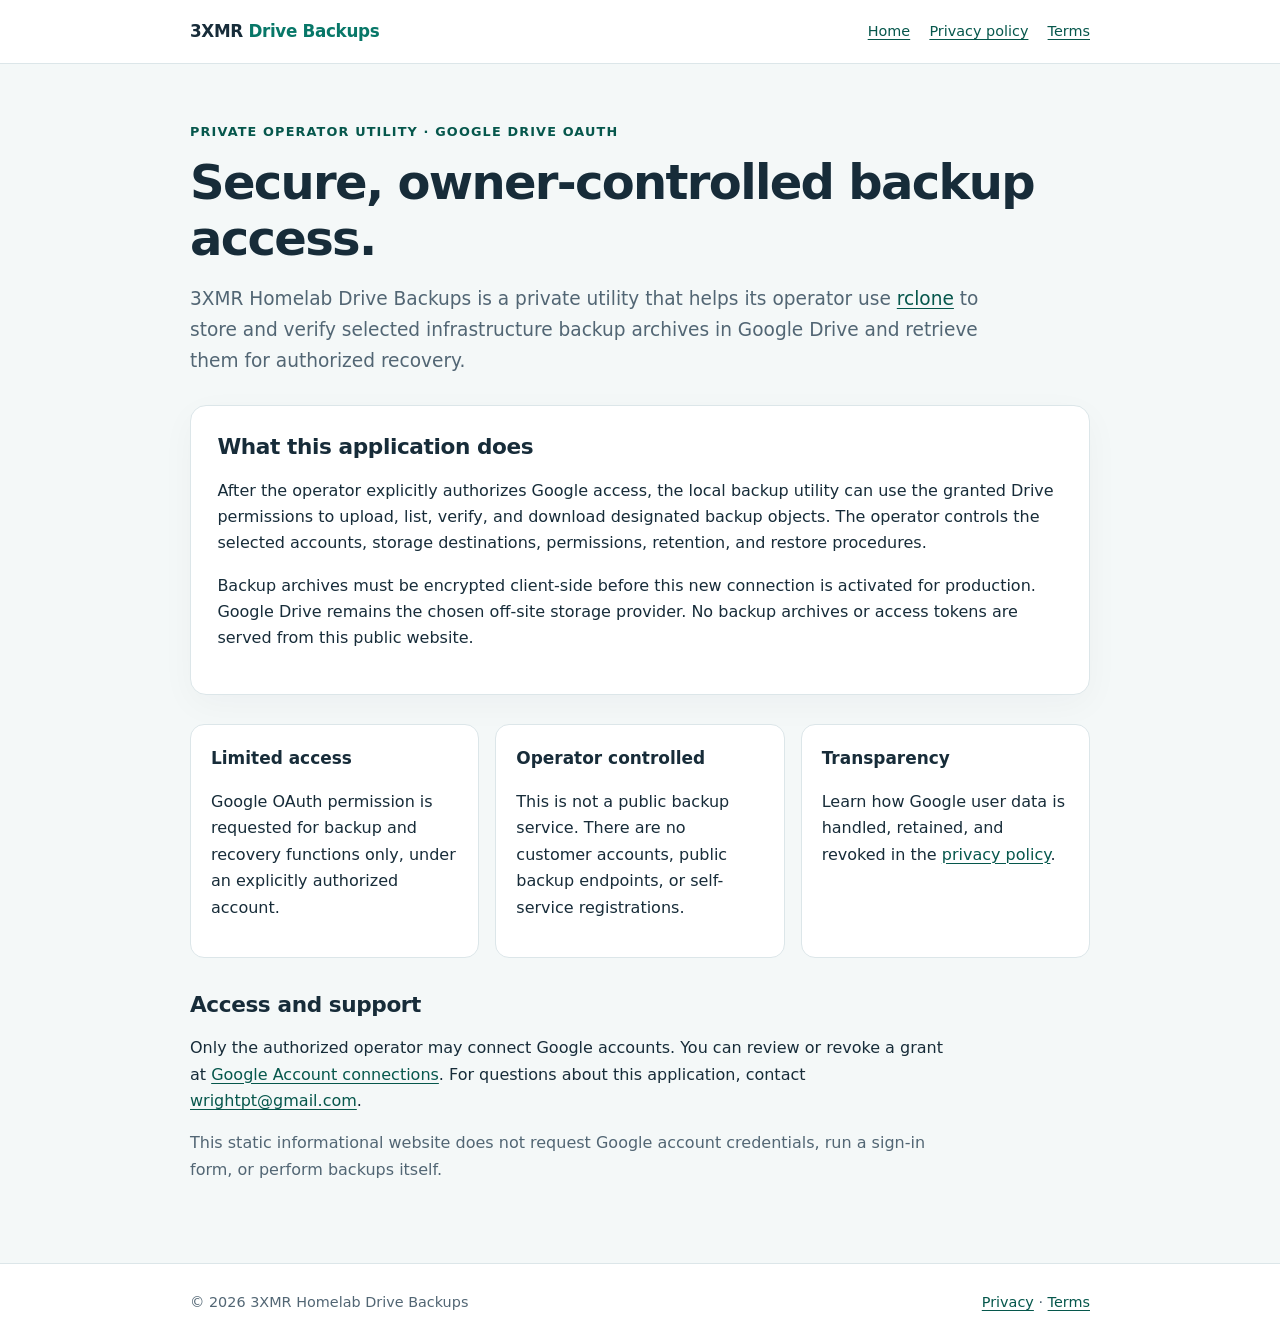
<file: index.html>
<!doctype html>
<html lang="en">
<head>
  <meta charset="utf-8">
  <meta name="viewport" content="width=device-width,initial-scale=1">
  <meta name="description" content="Official information about the owner-operated 3XMR Homelab Drive Backups OAuth application.">
  <title>3XMR Homelab Drive Backups — OAuth Application</title>
  <link rel="stylesheet" href="./style.css">
  <link rel="canonical" href="https://drive-oauth.3xmr.com/">
</head>
<body>
<a class="skip" href="#main">Skip to content</a>
<header class="site-head"><nav class="wrap nav" aria-label="Main navigation">
  <a class="brand" href="./">3XMR <span>Drive Backups</span></a>
  <div class="nav-links"><a href="./">Home</a><a href="./privacy.html">Privacy policy</a><a href="./terms.html">Terms</a></div>
</nav></header>
<main class="wrap" id="main">
  <p class="eyebrow">Private operator utility · Google Drive OAuth</p>
  <h1>Secure, owner-controlled backup access.</h1>
  <p class="lead">3XMR Homelab Drive Backups is a private utility that helps its operator use <a href="https://rclone.org/">rclone</a> to store and verify selected infrastructure backup archives in Google Drive and retrieve them for authorized recovery.</p>
  <section class="panel" aria-labelledby="what">
    <h2 id="what">What this application does</h2>
    <p>After the operator explicitly authorizes Google access, the local backup utility can use the granted Drive permissions to upload, list, verify, and download designated backup objects. The operator controls the selected accounts, storage destinations, permissions, retention, and restore procedures.</p>
    <p>Backup archives must be encrypted client-side before this new connection is activated for production. Google Drive remains the chosen off-site storage provider. No backup archives or access tokens are served from this public website.</p>
  </section>
  <div class="grid">
    <section class="tile"><h3>Limited access</h3><p>Google OAuth permission is requested for backup and recovery functions only, under an explicitly authorized account.</p></section>
    <section class="tile"><h3>Operator controlled</h3><p>This is not a public backup service. There are no customer accounts, public backup endpoints, or self-service registrations.</p></section>
    <section class="tile"><h3>Transparency</h3><p>Learn how Google user data is handled, retained, and revoked in the <a href="./privacy.html">privacy policy</a>.</p></section>
  </div>
  <section class="prose" aria-labelledby="access"><h2 id="access">Access and support</h2>
    <p>Only the authorized operator may connect Google accounts. You can review or revoke a grant at <a href="https://myaccount.google.com/connections">Google Account connections</a>. For questions about this application, contact <a href="mailto:wrightpt@gmail.com">wrightpt@gmail.com</a>.</p>
    <p class="muted">This static informational website does not request Google account credentials, run a sign-in form, or perform backups itself.</p>
  </section>
</main>
<footer class="site-foot"><div class="wrap"><span>© 2026 3XMR Homelab Drive Backups</span><span><a href="./privacy.html">Privacy</a> · <a href="./terms.html">Terms</a></span></div></footer>
</body>
</html>
</file>
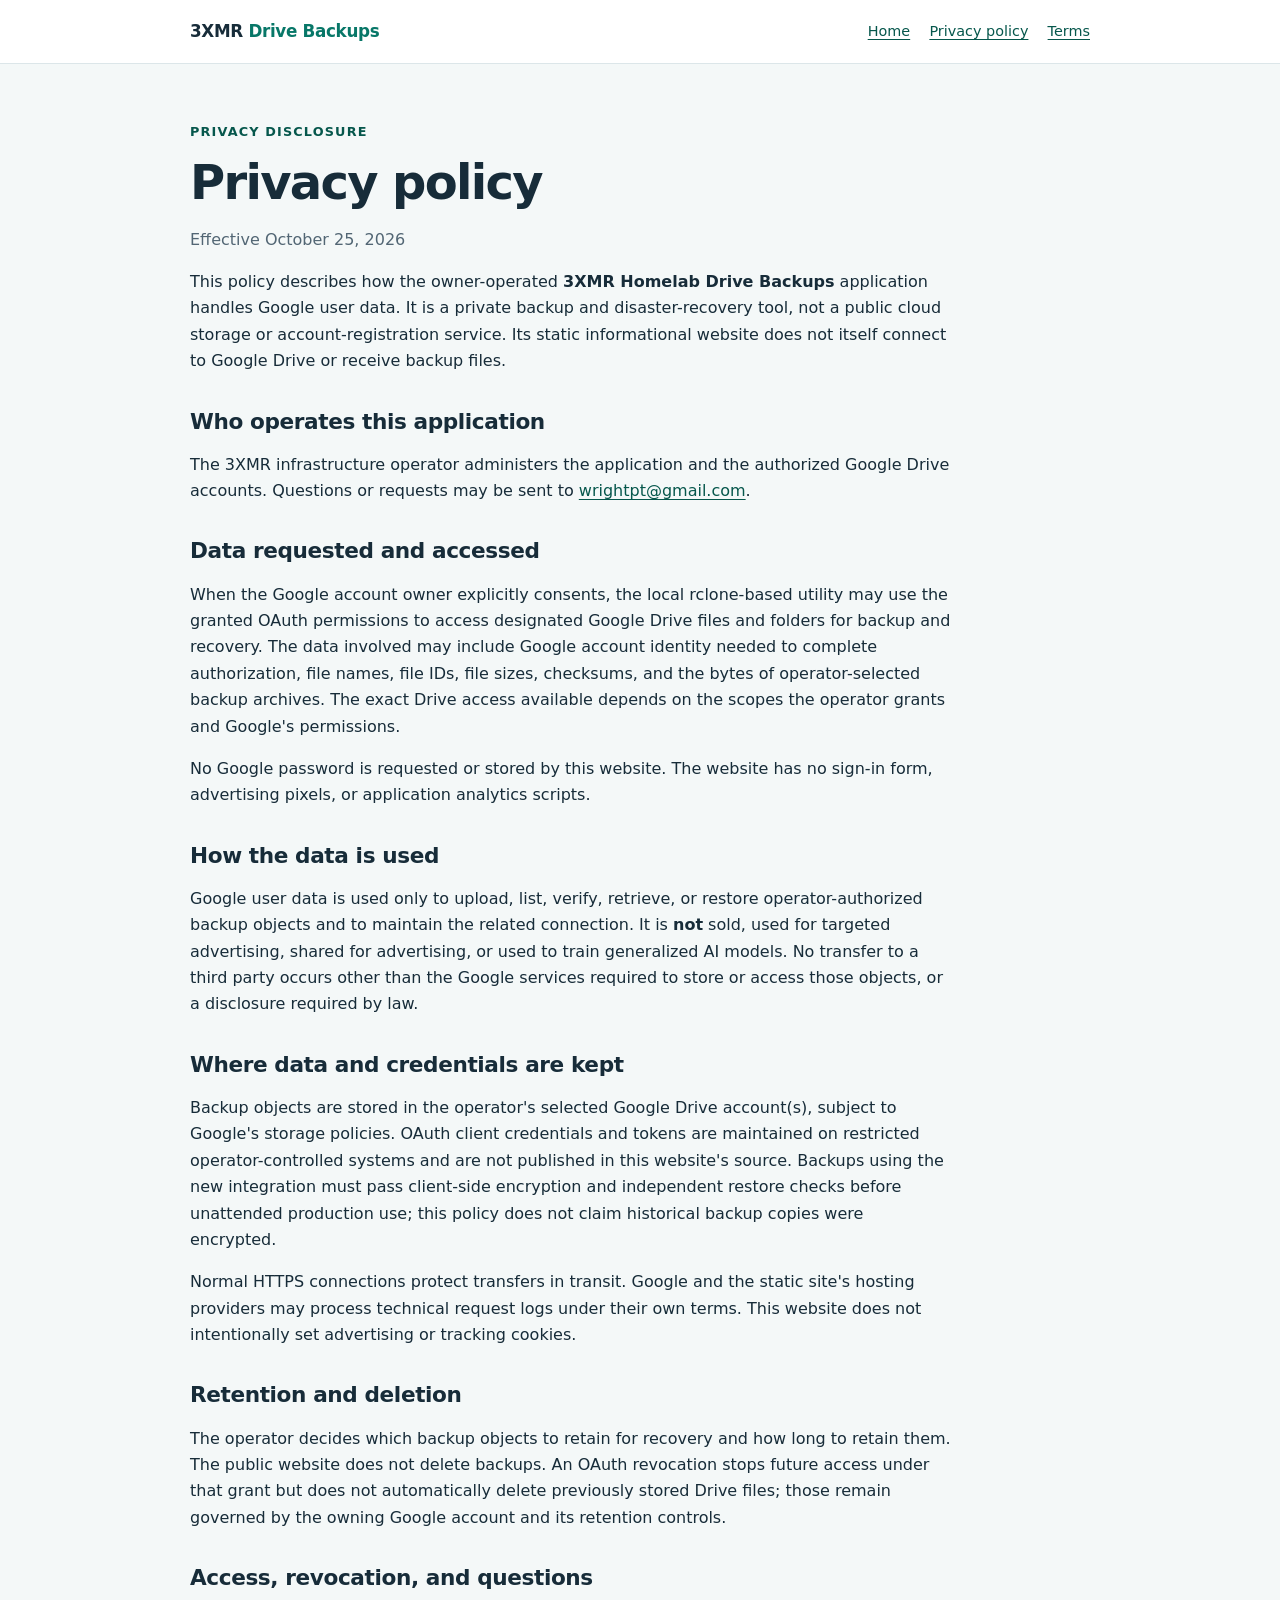
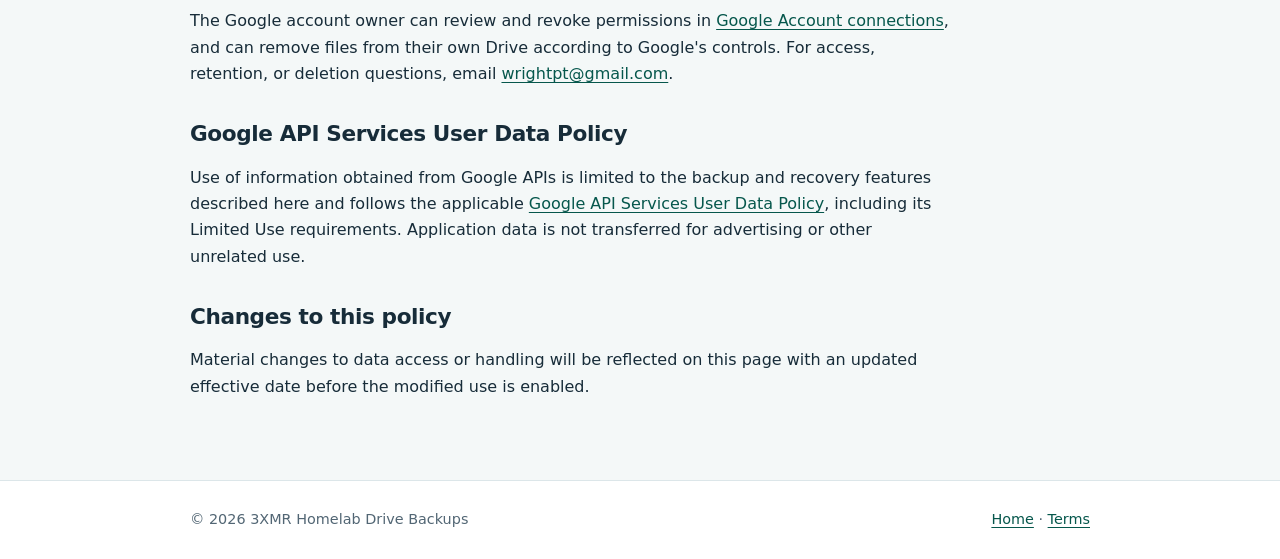
<file: privacy.html>
<!doctype html>
<html lang="en">
<head>
  <meta charset="utf-8">
  <meta name="viewport" content="width=device-width,initial-scale=1">
  <meta name="description" content="Privacy policy for the private 3XMR Homelab Drive Backups OAuth application.">
  <title>Privacy Policy — 3XMR Homelab Drive Backups</title>
  <link rel="stylesheet" href="./style.css">
  <link rel="canonical" href="https://drive-oauth.3xmr.com/privacy.html">
</head>
<body>
<a class="skip" href="#main">Skip to content</a>
<header class="site-head"><nav class="wrap nav" aria-label="Main navigation">
  <a class="brand" href="./">3XMR <span>Drive Backups</span></a>
  <div class="nav-links"><a href="./">Home</a><a href="./privacy.html" aria-current="page">Privacy policy</a><a href="./terms.html">Terms</a></div>
</nav></header>
<main class="wrap prose" id="main">
  <p class="eyebrow">Privacy disclosure</p><h1>Privacy policy</h1>
  <p class="muted">Effective October 25, 2026</p>
  <p>This policy describes how the owner-operated <strong>3XMR Homelab Drive Backups</strong> application handles Google user data. It is a private backup and disaster-recovery tool, not a public cloud storage or account-registration service. Its static informational website does not itself connect to Google Drive or receive backup files.</p>
  <h2>Who operates this application</h2>
  <p>The 3XMR infrastructure operator administers the application and the authorized Google Drive accounts. Questions or requests may be sent to <a href="mailto:wrightpt@gmail.com">wrightpt@gmail.com</a>.</p>
  <h2>Data requested and accessed</h2>
  <p>When the Google account owner explicitly consents, the local rclone-based utility may use the granted OAuth permissions to access designated Google Drive files and folders for backup and recovery. The data involved may include Google account identity needed to complete authorization, file names, file IDs, file sizes, checksums, and the bytes of operator-selected backup archives. The exact Drive access available depends on the scopes the operator grants and Google's permissions.</p>
  <p>No Google password is requested or stored by this website. The website has no sign-in form, advertising pixels, or application analytics scripts.</p>
  <h2>How the data is used</h2>
  <p>Google user data is used only to upload, list, verify, retrieve, or restore operator-authorized backup objects and to maintain the related connection. It is <strong>not</strong> sold, used for targeted advertising, shared for advertising, or used to train generalized AI models. No transfer to a third party occurs other than the Google services required to store or access those objects, or a disclosure required by law.</p>
  <h2>Where data and credentials are kept</h2>
  <p>Backup objects are stored in the operator's selected Google Drive account(s), subject to Google's storage policies. OAuth client credentials and tokens are maintained on restricted operator-controlled systems and are not published in this website's source. Backups using the new integration must pass client-side encryption and independent restore checks before unattended production use; this policy does not claim historical backup copies were encrypted.</p>
  <p>Normal HTTPS connections protect transfers in transit. Google and the static site's hosting providers may process technical request logs under their own terms. This website does not intentionally set advertising or tracking cookies.</p>
  <h2>Retention and deletion</h2>
  <p>The operator decides which backup objects to retain for recovery and how long to retain them. The public website does not delete backups. An OAuth revocation stops future access under that grant but does not automatically delete previously stored Drive files; those remain governed by the owning Google account and its retention controls.</p>
  <h2>Access, revocation, and questions</h2>
  <p>The Google account owner can review and revoke permissions in <a href="https://myaccount.google.com/connections">Google Account connections</a>, and can remove files from their own Drive according to Google's controls. For access, retention, or deletion questions, email <a href="mailto:wrightpt@gmail.com">wrightpt@gmail.com</a>.</p>
  <h2>Google API Services User Data Policy</h2>
  <p>Use of information obtained from Google APIs is limited to the backup and recovery features described here and follows the applicable <a href="https://developers.google.com/terms/api-services-user-data-policy">Google API Services User Data Policy</a>, including its Limited Use requirements. Application data is not transferred for advertising or other unrelated use.</p>
  <h2>Changes to this policy</h2>
  <p>Material changes to data access or handling will be reflected on this page with an updated effective date before the modified use is enabled.</p>
</main>
<footer class="site-foot"><div class="wrap"><span>© 2026 3XMR Homelab Drive Backups</span><span><a href="./">Home</a> · <a href="./terms.html">Terms</a></span></div></footer>
</body>
</html>
</file>
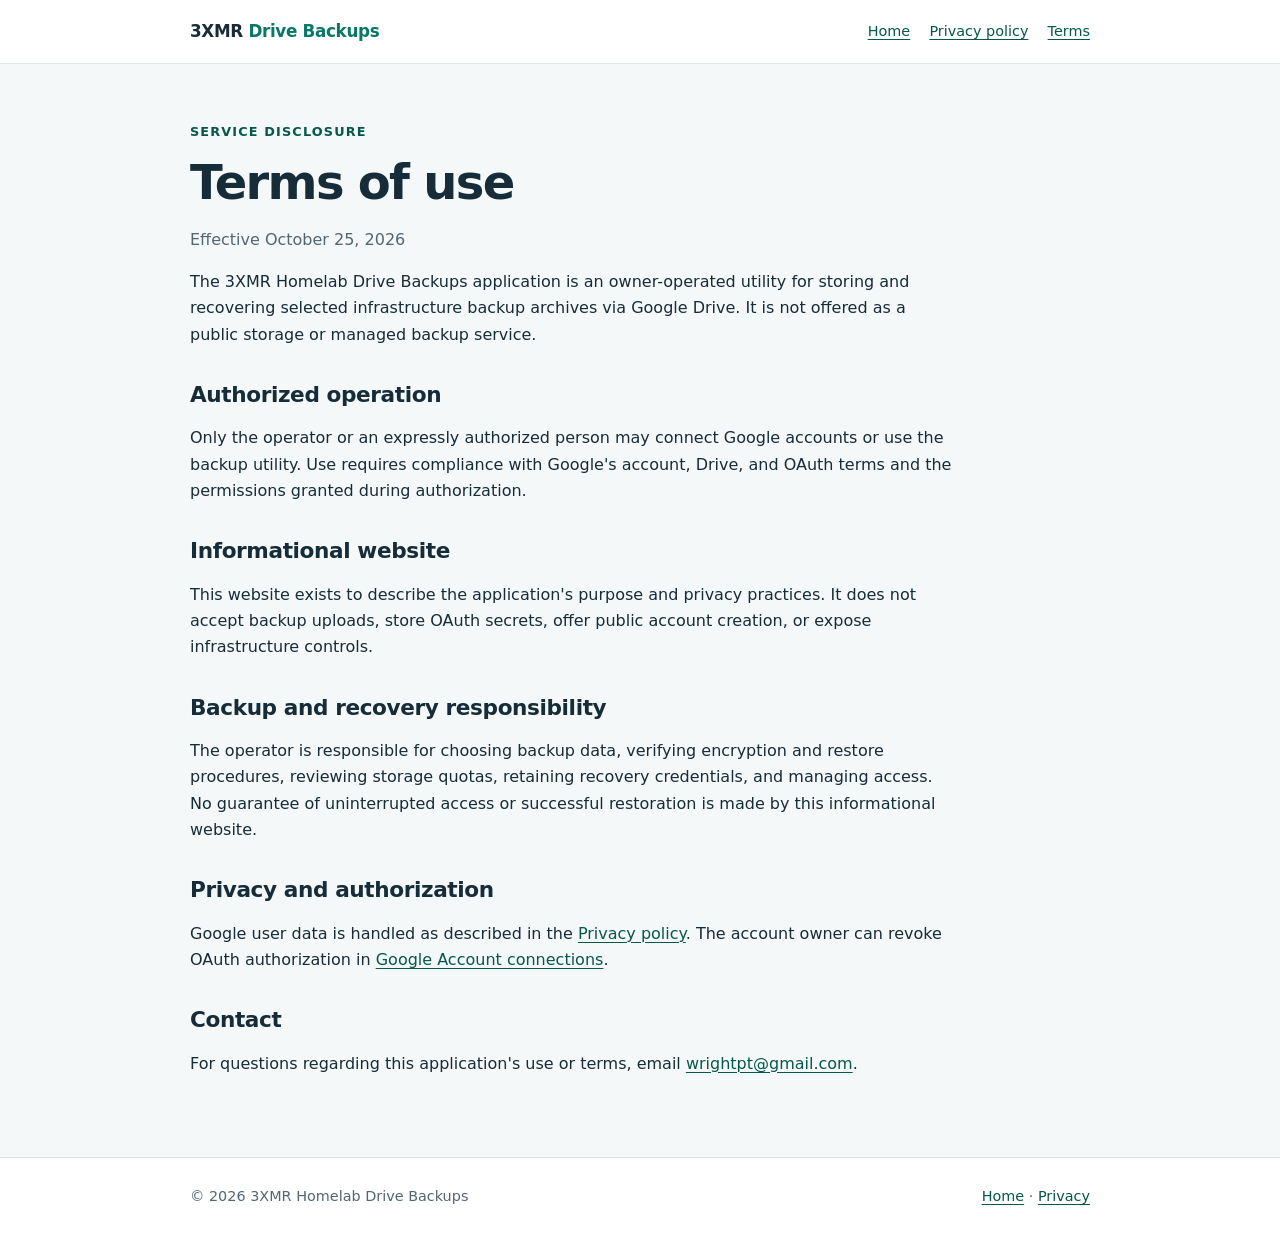
<file: terms.html>
<!doctype html>
<html lang="en">
<head>
  <meta charset="utf-8">
  <meta name="viewport" content="width=device-width,initial-scale=1">
  <meta name="description" content="Terms of use for the owner-operated 3XMR Homelab Drive Backups application.">
  <title>Terms of Use — 3XMR Homelab Drive Backups</title>
  <link rel="stylesheet" href="./style.css">
  <link rel="canonical" href="https://drive-oauth.3xmr.com/terms.html">
</head>
<body>
<a class="skip" href="#main">Skip to content</a>
<header class="site-head"><nav class="wrap nav" aria-label="Main navigation">
  <a class="brand" href="./">3XMR <span>Drive Backups</span></a>
  <div class="nav-links"><a href="./">Home</a><a href="./privacy.html">Privacy policy</a><a href="./terms.html" aria-current="page">Terms</a></div>
</nav></header>
<main class="wrap prose" id="main">
  <p class="eyebrow">Service disclosure</p><h1>Terms of use</h1>
  <p class="muted">Effective October 25, 2026</p>
  <p>The 3XMR Homelab Drive Backups application is an owner-operated utility for storing and recovering selected infrastructure backup archives via Google Drive. It is not offered as a public storage or managed backup service.</p>
  <h2>Authorized operation</h2>
  <p>Only the operator or an expressly authorized person may connect Google accounts or use the backup utility. Use requires compliance with Google's account, Drive, and OAuth terms and the permissions granted during authorization.</p>
  <h2>Informational website</h2>
  <p>This website exists to describe the application's purpose and privacy practices. It does not accept backup uploads, store OAuth secrets, offer public account creation, or expose infrastructure controls.</p>
  <h2>Backup and recovery responsibility</h2>
  <p>The operator is responsible for choosing backup data, verifying encryption and restore procedures, reviewing storage quotas, retaining recovery credentials, and managing access. No guarantee of uninterrupted access or successful restoration is made by this informational website.</p>
  <h2>Privacy and authorization</h2>
  <p>Google user data is handled as described in the <a href="./privacy.html">Privacy policy</a>. The account owner can revoke OAuth authorization in <a href="https://myaccount.google.com/connections">Google Account connections</a>.</p>
  <h2>Contact</h2>
  <p>For questions regarding this application's use or terms, email <a href="mailto:wrightpt@gmail.com">wrightpt@gmail.com</a>.</p>
</main>
<footer class="site-foot"><div class="wrap"><span>© 2026 3XMR Homelab Drive Backups</span><span><a href="./">Home</a> · <a href="./privacy.html">Privacy</a></span></div></footer>
</body>
</html>
</file>
<file: style.css>
:root{color-scheme:light;--ink:#172c39;--muted:#526674;--edge:#dce6e9;--bg:#f4f8f8;--accent:#087768;--accent-dk:#06574c}
*{box-sizing:border-box}
html{font-family:system-ui,-apple-system,"Segoe UI",sans-serif;font-size:16px;line-height:1.65}
body{margin:0;background:var(--bg);color:var(--ink)}
a{color:var(--accent-dk);text-decoration-thickness:1px;text-underline-offset:3px}
a:hover{text-decoration-thickness:2px}
a:focus-visible{outline:3px solid #b0cbed;outline-offset:4px}
.skip{position:absolute;left:-10000px;top:auto}
.skip:focus{left:1rem;top:1rem;background:white;padding:.5rem;z-index:2}
.site-head{background:#fff;border-bottom:1px solid var(--edge)}
.wrap{width:min(100% - 2.5rem,900px);margin-inline:auto}
.nav{display:flex;align-items:center;justify-content:space-between;gap:1.5rem;flex-wrap:wrap;padding:1.1rem 0}
.brand{font-size:1.05rem;font-weight:800;letter-spacing:-.02em;text-decoration:none;color:var(--ink)}
.brand span{color:var(--accent)}
.nav-links{display:flex;gap:1.2rem;flex-wrap:wrap;font-size:.9rem}
main{padding:2.8rem 0 4rem}
.eyebrow{text-transform:uppercase;letter-spacing:.09em;font-size:.8rem;color:var(--accent-dk);font-weight:700}
h1{font-size:clamp(2rem,5vw,3rem);line-height:1.15;letter-spacing:-.035em;margin:.6rem 0 1rem}
h2{font-size:1.35rem;line-height:1.35;margin:2rem 0 .75rem;letter-spacing:-.018em}
h3{font-size:1.06rem;margin:1rem 0 .35rem}
.lead{font-size:1.16rem;max-width:68ch;color:var(--muted)}
.panel{background:#fff;border:1px solid var(--edge);border-radius:16px;padding:1.65rem;margin:1.8rem 0;box-shadow:0 10px 35px rgba(12,42,53,.035)}
.panel h2:first-child{margin-top:0}
.bullets li{margin:.6rem 0}
.grid{display:grid;grid-template-columns:repeat(auto-fit,minmax(235px,1fr));gap:1rem}
.tile{background:#fff;border:1px solid var(--edge);border-radius:14px;padding:1.25rem}
.tile h3{margin-top:0}
.muted,small{color:var(--muted)}
.prose p,.prose ul,.prose ol{max-width:75ch}
.prose ul,.prose ol{padding-left:1.5rem}
.prose li{margin:.45rem 0}
.site-foot{border-top:1px solid var(--edge);background:#fff;padding:1.7rem 0;color:var(--muted);font-size:.9rem}
.site-foot .wrap{display:flex;gap:1rem;justify-content:space-between;flex-wrap:wrap}
@media(max-width:520px){main{padding-top:2rem}.panel{padding:1.1rem}.nav{align-items:flex-start;flex-direction:column}}
</file>
